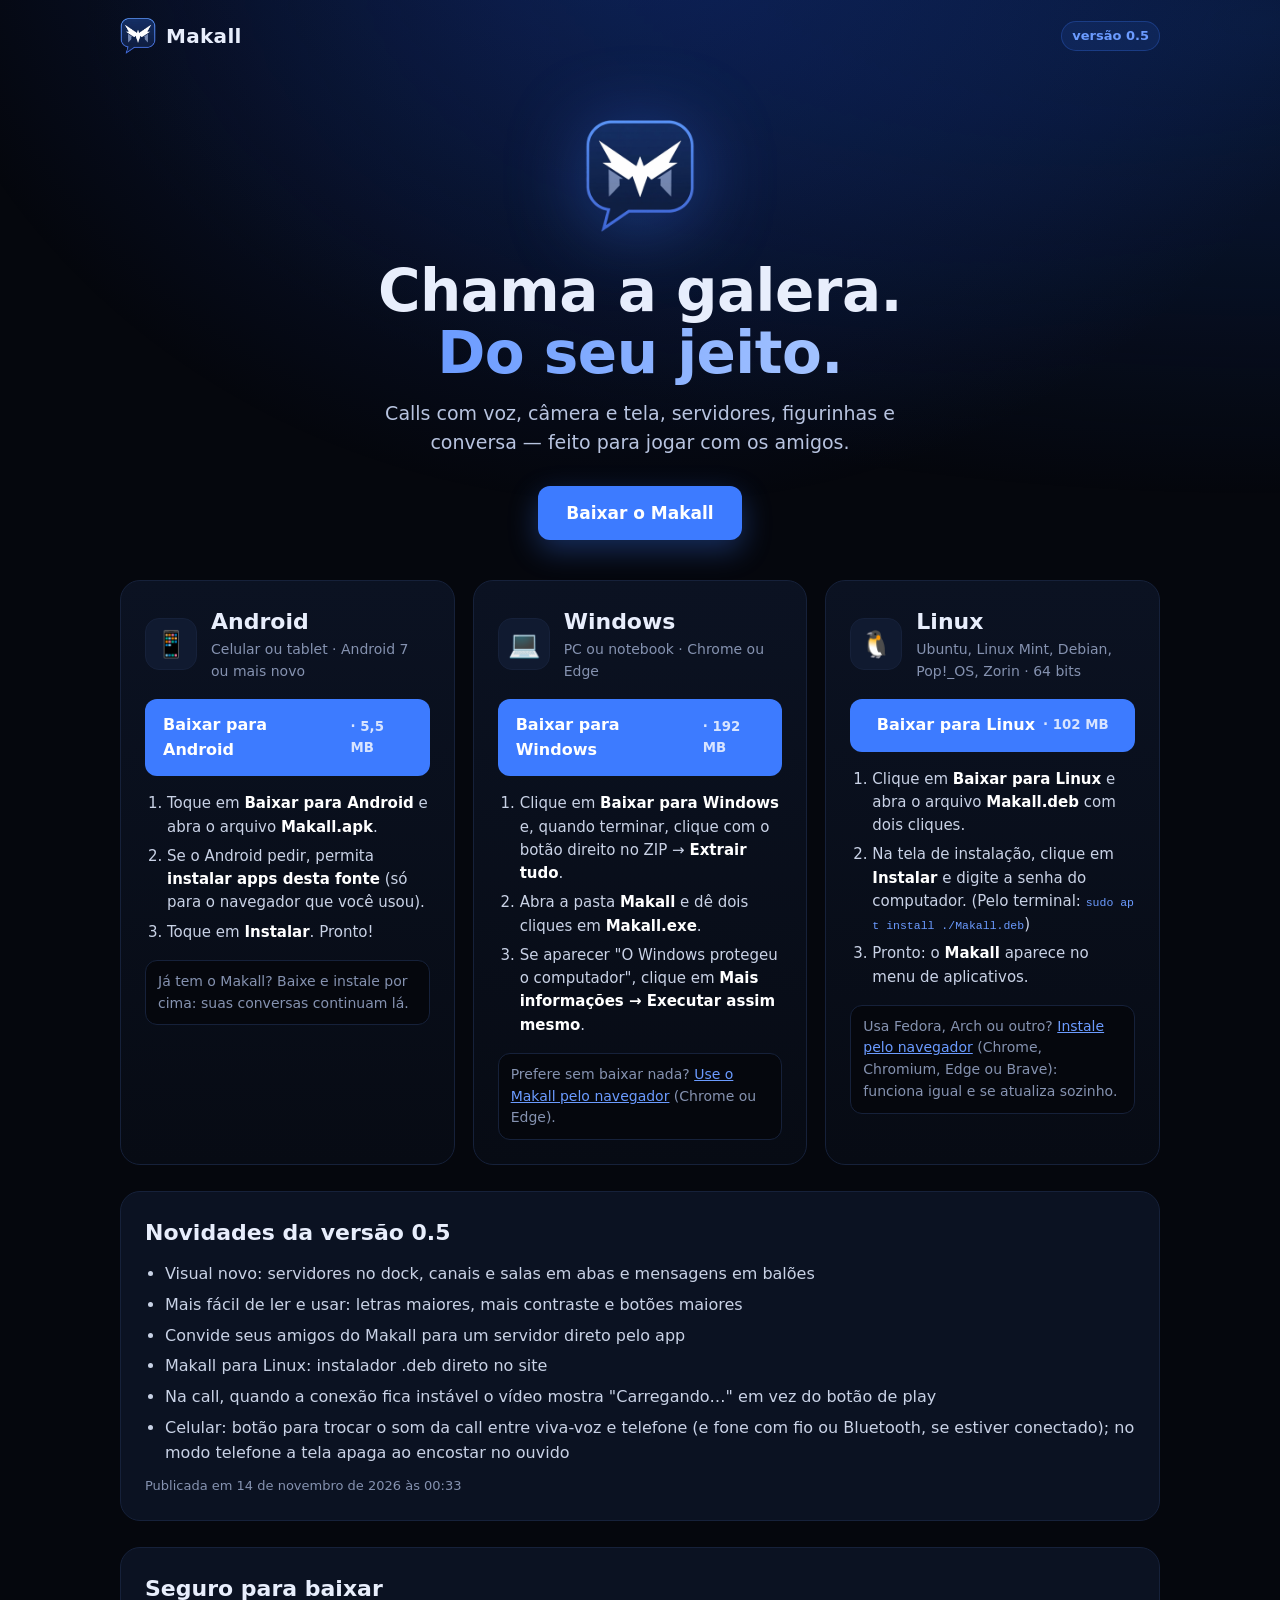
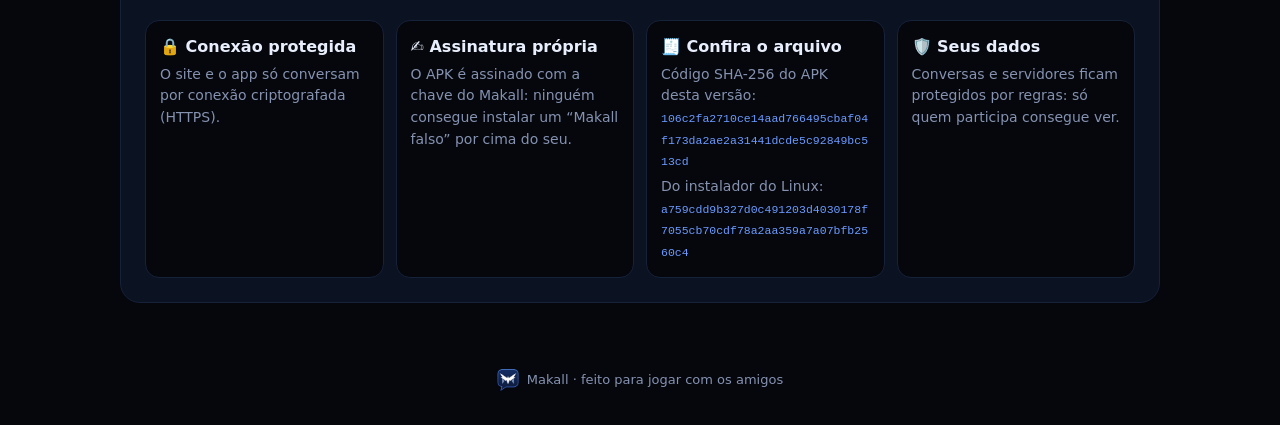
<file: index.html>
<!doctype html>
<html lang="pt-BR">
<head>
<meta charset="utf-8">
<meta name="viewport" content="width=device-width, initial-scale=1">
<meta name="theme-color" content="#05070d">
<meta name="description" content="Baixe o Makall: chamadas, servidores e conversa com os amigos. Android, Windows e Linux.">
<title>Makall — baixar</title>
<link rel="icon" href="logo.png">
<link rel="stylesheet" href="site.css">
<script src="site.js" defer></script>
</head>
<body>
<div class="glow" aria-hidden="true"></div>
<header class="top">
  <a class="brand" href="#"><img src="logo.png" alt="" width="36" height="36"><span>Makall</span></a>
  <span class="ver" id="ver">versão …</span>
</header>

<main>
  <section class="hero">
    <img class="hero-logo" src="logo.png" alt="Logo do Makall" width="112" height="112">
    <h1>Chama a galera.<br><em>Do seu jeito.</em></h1>
    <p class="lead">Calls com voz, câmera e tela, servidores, figurinhas e conversa — feito para jogar com os amigos.</p>
    <a class="cta" href="#baixar">Baixar o Makall</a>
  </section>

  <section id="baixar" class="downloads">

  <article class="dl" id="dl-android">
    <div class="dl-head"><span class="ico" aria-hidden="true">📱</span><div><h2>Android</h2><p class="muted">Celular ou tablet · Android 7 ou mais novo</p></div></div>
  
    <a class="btn primary" id="apk" href="https://github.com/aeternuspoison/makall/releases/download/0.5_android/Makall.apk" rel="noopener">Baixar para Android <small id="apksize">· 5,5 MB</small></a>
  
    <ol class="steps">
      <li>Toque em <b>Baixar para Android</b> e abra o arquivo <b>Makall.apk</b>.</li>
      <li>Se o Android pedir, permita <b>instalar apps desta fonte</b> (só para o navegador que você usou).</li>
      <li>Toque em <b>Instalar</b>. Pronto!</li>
    </ol>
    <p class="note">Já tem o Makall? Baixe e instale por cima: suas conversas continuam lá.</p>
  </article>

    <article class="dl" id="dl-pc">
      <div class="dl-head"><span class="ico" aria-hidden="true">💻</span><div><h2>Windows</h2><p class="muted">PC ou notebook · Chrome ou Edge</p></div></div>
      <a class="btn primary" id="pcopen" href="https://github.com/aeternuspoison/makall/releases/download/0.5/Makall-Windows-0.5.zip" rel="noopener">Baixar para Windows <small>· 192 MB</small></a>
      <ol class="steps">
        <li>Clique em <b>Baixar para Windows</b> e, quando terminar, clique com o botão direito no ZIP → <b>Extrair tudo</b>.</li>
        <li>Abra a pasta <b>Makall</b> e dê dois cliques em <b>Makall.exe</b>.</li>
        <li>Se aparecer "O Windows protegeu o computador", clique em <b>Mais informações → Executar assim mesmo</b>.</li>
      </ol>
      <p class="note">Prefere sem baixar nada? <a href="app/" target="_blank" rel="noopener">Use o Makall pelo navegador</a> (Chrome ou Edge).</p>
    </article>

    <article class="dl" id="dl-linux">
      <div class="dl-head"><span class="ico" aria-hidden="true">🐧</span><div><h2>Linux</h2><p class="muted">Ubuntu, Linux Mint, Debian, Pop!_OS, Zorin · 64 bits</p></div></div>
      <a class="btn primary" id="deb" href="https://github.com/aeternuspoison/makall/releases/download/0.5_linux/Makall-Linux-0.5.zip" download rel="noopener">Baixar para Linux <small id="debsize"></small></a>
      <ol class="steps">
        <li>Clique em <b>Baixar para Linux</b> e abra o arquivo <b>Makall.deb</b> com dois cliques.</li>
        <li>Na tela de instalação, clique em <b>Instalar</b> e digite a senha do computador. (Pelo terminal: <code>sudo apt install ./Makall.deb</code>)</li>
        <li>Pronto: o <b>Makall</b> aparece no menu de aplicativos.</li>
      </ol>
      <p class="note">Usa Fedora, Arch ou outro? <a href="app/" target="_blank" rel="noopener">Instale pelo navegador</a> (Chrome, Chromium, Edge ou Brave): funciona igual e se atualiza sozinho.</p>
    </article>
  </section>

  <section class="news">
    <h2>Novidades da versão <span id="ver2">…</span></h2>
    <ul id="notas"><li class="muted">Carregando…</li></ul>
    <p class="muted small" id="quando"></p>
  </section>

  <section class="safe">
    <h2>Seguro para baixar</h2>
    <div class="safe-grid">
      <div><b>🔒 Conexão protegida</b><p>O site e o app só conversam por conexão criptografada (HTTPS).</p></div>
      <div><b>✍️ Assinatura própria</b><p>O APK é assinado com a chave do Makall: ninguém consegue instalar um “Makall falso” por cima do seu.</p></div>
      <div><b>🧾 Confira o arquivo</b><p>Código SHA-256 do APK desta versão:<br><code id="sha">…</code></p><p id="debshaw" hidden>Do instalador do Linux:<br><code id="debsha">…</code></p></div>
      <div><b>🛡️ Seus dados</b><p>Conversas e servidores ficam protegidos por regras: só quem participa consegue ver.</p></div>
    </div>
  </section>
</main>

<footer>
  <img src="logo.png" alt="" width="22" height="22"> Makall · feito para jogar com os amigos
</footer>
</body>
</html>
</file>
<file: site.css>
:root { --bg0: #05070d; --bg1: #070b14; --bg2: #0b1222; --bg3: #101a30; --navy: #0d2a66; --navy2: #14398a; --acc: #3d7bff; --acc2: #6b9bff; --tx: #e8eefc; --mut: #8592b0; --line: #16213a; }
* { box-sizing: border-box; margin: 0; }
html { scroll-behavior: smooth; }
body { background: var(--bg0); color: var(--tx); font: 16px/1.55 "Segoe UI", system-ui, -apple-system, Roboto, sans-serif; min-height: 100vh; overflow-x: hidden; }
::selection { background: #3d7bff66; }
a { color: var(--acc2); }
.muted { color: var(--mut); }
.small { font-size: 13px; }
.glow { position: fixed; inset: -20vh -20vw auto; height: 90vh; background: radial-gradient(ellipse at 50% 0%, #1d4ed855, transparent 60%), radial-gradient(ellipse at 85% 25%, #0d2a6688, transparent 55%); pointer-events: none; z-index: -1; }
.top { display: flex; align-items: center; justify-content: space-between; max-width: 1080px; margin: 0 auto; padding: 18px 20px; }
.brand { display: flex; align-items: center; gap: 10px; color: var(--tx); text-decoration: none; font-weight: 800; font-size: 20px; letter-spacing: .3px; }
.ver { font-size: 13px; font-weight: 700; color: var(--acc2); background: #3d7bff1a; border: 1px solid #3d7bff44; padding: 4px 10px; border-radius: 999px; }
main { max-width: 1080px; margin: 0 auto; padding: 0 20px 40px; }
.hero { text-align: center; padding: 48px 0 40px; }
.hero-logo { filter: drop-shadow(0 10px 40px #3d7bff66); animation: float 5s ease-in-out infinite; }
@keyframes float { 50% { transform: translateY(-8px); } }
h1 { font-size: clamp(34px, 6vw, 58px); line-height: 1.08; margin: 20px 0 14px; font-weight: 900; letter-spacing: -.5px; }
h1 em { font-style: normal; background: linear-gradient(90deg, var(--acc2), #a5c4ff); -webkit-background-clip: text; background-clip: text; color: transparent; }
.lead { color: #b8c4e0; font-size: clamp(16px, 2.2vw, 19px); max-width: 560px; margin: 0 auto 28px; }
.cta, .btn { display: inline-flex; align-items: center; justify-content: center; gap: 8px; font-weight: 700; text-decoration: none; border-radius: 12px; transition: transform .12s, background .12s, box-shadow .12s; }
.cta { background: var(--acc); color: #fff; padding: 14px 28px; font-size: 17px; box-shadow: 0 10px 30px #3d7bff55; }
.cta:hover, .btn.primary:hover { background: var(--acc2); transform: translateY(-1px); }
.downloads { display: grid; grid-template-columns: repeat(auto-fit, minmax(300px, 1fr)); gap: 18px; scroll-margin-top: 20px; }
.dl { background: linear-gradient(180deg, var(--bg2), var(--bg1)); border: 1px solid var(--line); border-radius: 20px; padding: 24px; display: flex; flex-direction: column; gap: 16px; transition: border-color .2s; }
.dl.me { border-color: var(--acc); box-shadow: 0 0 0 1px #3d7bff55, 0 20px 50px #0008; }
.dl-head { display: flex; gap: 14px; align-items: center; }
.ico { width: 52px; height: 52px; border-radius: 14px; background: var(--bg3); border: 1px solid var(--line); display: grid; place-items: center; font-size: 26px; flex: none; }
h2 { font-size: 22px; font-weight: 800; }
.dl .muted { font-size: 14px; }
.btn.primary { background: var(--acc); color: #fff; padding: 14px 18px; font-size: 16px; }
.btn small { font-weight: 600; opacity: .8; }
.steps { padding-left: 22px; color: #c9d2e6; display: flex; flex-direction: column; gap: 6px; font-size: 15px; }
.steps b { color: #fff; }
.kbd { display: inline-block; padding: 0 6px; border-radius: 6px; background: var(--bg3); border: 1px solid var(--line); font-size: 13px; }
.note { font-size: 14px; color: var(--mut); background: var(--bg0); border: 1px solid var(--line); border-radius: 12px; padding: 10px 12px; }
.note b { color: var(--acc2); }
.news, .safe { margin-top: 26px; background: var(--bg2); border: 1px solid var(--line); border-radius: 20px; padding: 24px; }
.news ul { margin-top: 12px; padding-left: 20px; display: flex; flex-direction: column; gap: 6px; color: #c9d2e6; }
.news p { margin-top: 10px; }
.safe-grid { margin-top: 14px; display: grid; grid-template-columns: repeat(auto-fit, minmax(220px, 1fr)); gap: 12px; }
.safe-grid > div { background: var(--bg0); border: 1px solid var(--line); border-radius: 14px; padding: 14px; }
.safe-grid p { color: var(--mut); font-size: 14px; margin-top: 4px; }
code { font-family: ui-monospace, Consolas, monospace; font-size: 11.5px; color: var(--acc2); word-break: break-all; }
footer { text-align: center; color: var(--mut); font-size: 13px; padding: 26px 20px 34px; display: flex; gap: 8px; align-items: center; justify-content: center; }
@media (max-width: 640px) { .hero { padding: 26px 0 30px; } .dl, .news, .safe { padding: 18px; border-radius: 16px; } }
.btn.off { background: var(--bg3); color: var(--mut); cursor: default; pointer-events: none; }
</file>
